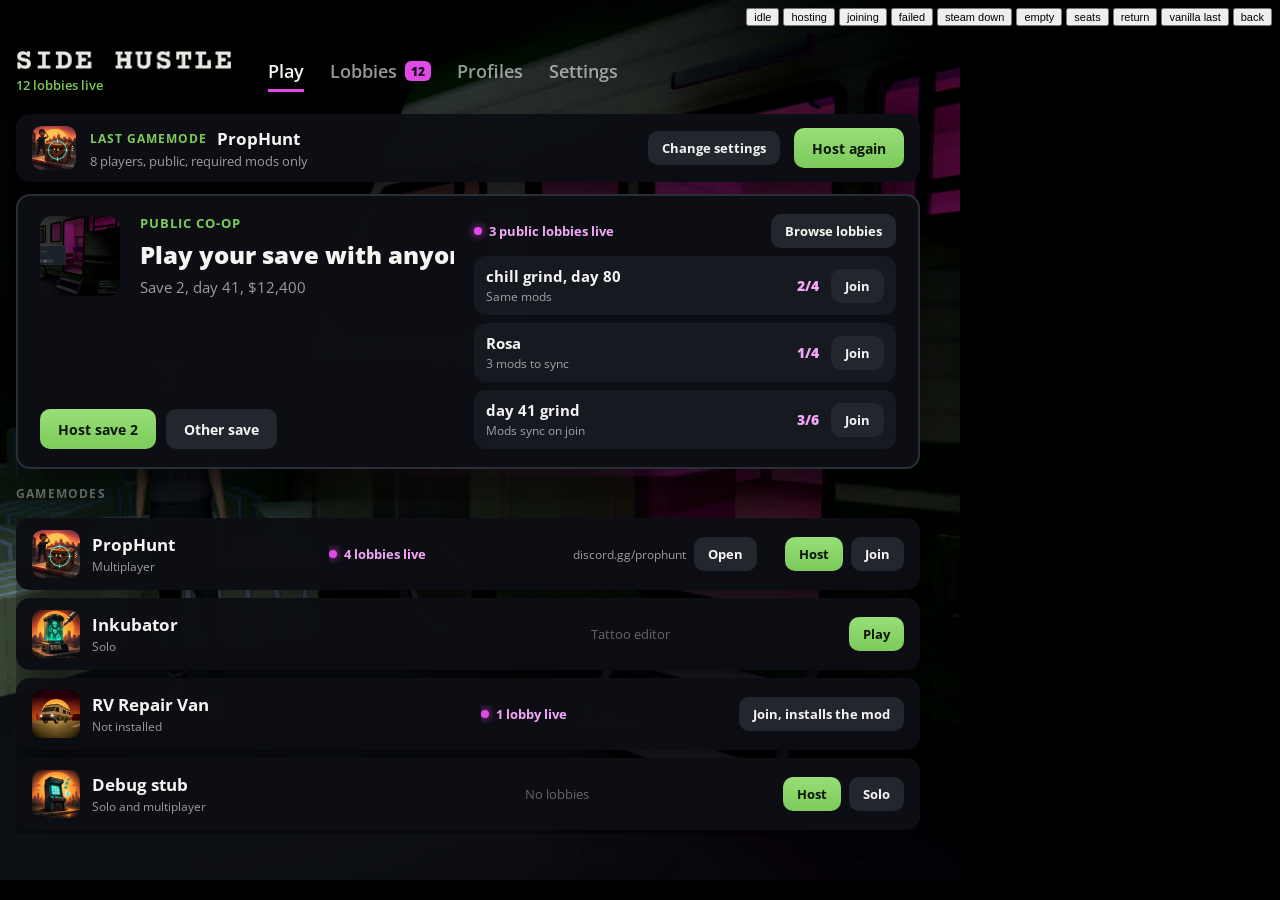
<file: Assets/hub/preview.html>
<!doctype html>
<html><head><meta charset="utf-8">
<link href="https://fonts.googleapis.com/css2?family=Open+Sans:wght@400;600;700;800&display=swap" rel="stylesheet">
<!-- Browser stand-in for the engine's defaults: every box a column flexbox, border-box, no margins, and the
     game font resolved to Open Sans. Not shipped; the csproj excludes preview.html, s1-mock.js and preview/. -->
<style>
  html { background: #000; }
  * { box-sizing: border-box; margin: 0; }
  div, body, img, input { display: flex; flex-direction: column; min-width: 0; }
  img { object-fit: cover; }
  input { border: 0; outline: 0; font-family: inherit; }
  body { width: 960px; height: 900px; background: #000 url(preview/bg.jpg) center/cover no-repeat; overflow: hidden; }
  body { font-family: "Open Sans", sans-serif !important; }
  #scen { position: fixed; right: 8px; top: 8px; flex-direction: row; gap: 4px; z-index: 99; }
  #scen button { font: 11px sans-serif; }
</style>
<link rel="stylesheet" href="hub.css">
</head>
<body>
<div class="top">
  <div class="brand">
    <img class="word" src="wordmark.png">
    <div class="ver" id="ver"></div>
  </div>
  <div class="tabs" id="tabs"></div>
</div>
<div class="page">
  <div class="main" id="main"></div>
  <div class="side" id="side"></div>
</div>
<div id="scen">
  <button onclick="S1_PREVIEW.scenario('idle')">idle</button>
  <button onclick="S1_PREVIEW.scenario('hosting')">hosting</button>
  <button onclick="S1_PREVIEW.scenario('joining')">joining</button>
  <button onclick="S1_PREVIEW.scenario('failed')">failed</button>
  <button onclick="S1_PREVIEW.scenario('steam')">steam down</button>
  <button onclick="S1_PREVIEW.scenario('empty')">empty</button>
  <button onclick="S1_PREVIEW.scenario('seats')">seats</button>
  <button onclick="S1_PREVIEW.scenario('return')">return</button>
  <button onclick="S1_PREVIEW.scenario('vanillacont')">vanilla last</button>
  <button onclick="S1_PREVIEW.back()">back</button>
</div>
<script src="s1-mock.js"></script>
<script src="hub.js"></script>
</body></html>
</file>
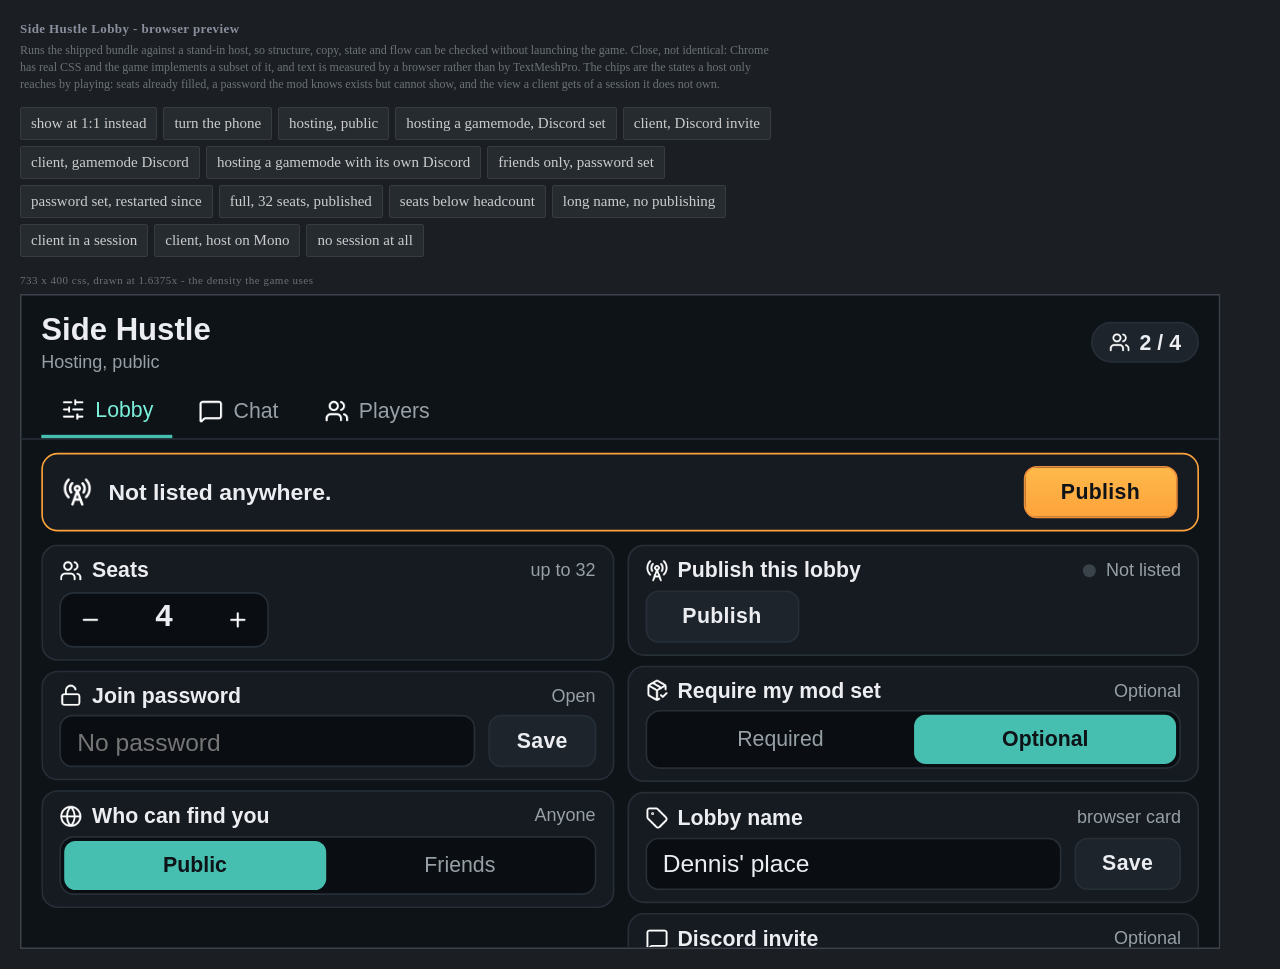
<file: Assets/lobby/preview.html>
<!doctype html>
<html lang="en">
<head>
<meta charset="utf-8">
<link rel="stylesheet" href="sideload-preview.css">
</head>
<body>
<script type="module">
import { mount } from './sideload-preview.js';
import { call, ready, scenarios } from './s1-mock.js';

mount({
  title: 'Side Hustle Lobby',
  appId: 'sidehustle',
  background: '#101218',
  accent: '#5E6AD2',
  note: 'The chips are the states a host only reaches by playing: seats already filled, a password the mod knows exists but cannot show, and the view a client gets of a session it does not own.',
  call,
  ready,
  scenarios,
});
</script>
</body>
</html>
</file>
<file: Assets/hub/hub.css>
/* Side Hustle hub - the full-screen surface over the main menu.
 *
 * Near-opaque dark panels over the living menu scene. Three colours carry meaning and nothing else does:
 * cash green means "this does something", RV neon means "live or selected", amber means "needs mods".
 * Everything else is white text on opaque dark surfaces in steps. No surface uses white alpha: the surface blends
 * in linear space, so rgba(255,255,255,.1) over a panel comes out as a flat mid grey.
 *
 * Engine subset, not a browser: every box is a column flex container, border-box always, auto margins are 0,
 * one border colour per box, two gradient stops, no url() images, no backdrop blur, Latin-1 glyphs only.
 * Transitions run on colour, opacity and transform only.
 *
 * The surface covers the right 60 percent of the screen with a 900px design short side: 960x900 on 16:9,
 * 864x900 on 16:10, 720x900 on 4:3. The vanilla main menu stays live in the left 40 percent, with the player
 * at the RV door above it. A width media query on a surface measures the phone's 733px, never this viewport,
 * so the wide columns scale with vw instead.
 */

:root {
  --tx: #F4F4F2;
  --mu: rgba(244, 244, 242, .62);
  --dim: rgba(244, 244, 242, .38);
  --glass: rgba(13, 15, 20, .99);
  --glass2: rgba(13, 15, 20, .98);
  --s1: #16191F;
  --s2: #23262D;
  --s3: #2E323A;
  --s4: #3A3F49;
  --line: #2A2E36;
  --cash: #7CCB5B;
  --cashhi: #97DE77;
  --oncash: #0C1509;
  --neon: #E04AE6;
  --neontx: #F2A6F5;
  --neonbg: #3B1C40;
  --warn: #E8B24E;
  --bad: #F1707A;
}

body {
  height: 100%;
  padding: 32px 40px 32px 16px;
  gap: 20px;
  font-family: game-ui;
  font-size: 14px;
  color: var(--tx);
}

.sp { flex: 1; }
.row { flex-direction: row; align-items: center; }

/* --- top bar --- */

.top { flex-direction: row; align-items: flex-end; gap: 36px; flex: none; min-height: 62px; }
.brand { gap: 4px; flex: none; }
.word { width: 216px; height: 22px; flex: none; }
.ver { color: var(--cash); font-size: 13px; font-weight: 600; }
.ver.off { color: var(--dim); }

.tabs { flex-direction: row; gap: 26px; padding-bottom: 2px; }
.tab {
  flex-direction: row; align-items: center; gap: 8px;
  font-size: 18px; font-weight: 600; color: var(--mu);
  padding-bottom: 6px;
  border-bottom: 3px solid rgba(0, 0, 0, 0);
  transition: color .12s;
}
.tab:hover { color: var(--tx); }
.tab.on { color: var(--tx); border-color: var(--neon); }
.n {
  min-width: 22px; height: 20px; padding: 0 6px; border-radius: 6px;
  background: var(--neon); color: #16051A; font-size: 12px; font-weight: 800;
  justify-content: center; align-items: center;
}

/* --- buttons --- */

.btn {
  flex-direction: row; align-items: center; justify-content: center; flex: none;
  height: 40px; padding: 0 18px; border-radius: 10px;
  background: var(--s2); color: var(--tx);
  font-size: 14px; font-weight: 700; white-space: nowrap;
  transition: background-color .12s, color .12s;
}
.btn:hover { background: var(--s3); }
.btn.go { background: linear-gradient(180deg, var(--cashhi), var(--cash)); color: var(--oncash); }
.btn.go:hover { background: linear-gradient(180deg, #B0EA94, var(--cashhi)); }
.btn.sm { height: 34px; padding: 0 14px; font-size: 13px; }
.btn.big { height: 52px; font-size: 17px; }
.btn.off { background: var(--s1); color: var(--dim); }
.btn.off:hover { background: var(--s1); }

/* --- shared pieces --- */

.glass { background: var(--glass); border-radius: 14px; box-shadow: 0 18px 40px rgba(0, 0, 0, .55); }
.h { font-size: 12px; font-weight: 700; color: var(--dim); letter-spacing: 1.2px; flex: none; }
.dot { width: 8px; height: 8px; border-radius: 4px; background: var(--neon); box-shadow: 0 0 8px var(--neon); flex: none; }
.live { flex-direction: row; align-items: center; gap: 7px; color: var(--neontx); font-weight: 700; font-size: 13px; }
.quiet { color: var(--dim); font-size: 13px; }
.icon { border-radius: 12px; flex: none; background: var(--s1); }
.icon.mono {
  justify-content: center; align-items: center; text-align: center;
  background: var(--s1); border: 1px solid var(--s3);
  color: var(--mu); font-weight: 800; font-size: 20px; letter-spacing: 1px;
}
.ok { color: var(--cash); }
.need { color: var(--warn); }
.bad { color: var(--bad); }

/* --- page: content, with the status panel under it --- */

.page { flex: 1; min-height: 0; gap: 14px; }
.main { flex: 1; min-height: 0; min-width: 0; gap: 16px; }
.side { flex: none; }

/* --- Play: last gamemode strip and vanilla co-op feature --- */

.slot { gap: 12px; }
.feature { flex-direction: row; gap: 20px; padding: 18px 22px; flex: none; border: 2px solid var(--line); }
.feature .fl { flex: 1; min-width: 0; gap: 14px; }
.feature .fh { flex-direction: row; align-items: center; gap: 20px; }
.feature .icon { width: 80px; height: 80px; }
.feature .icon.mono { font-size: 30px; }
.feature .t { flex: 1; min-width: 0; gap: 6px; }
.feature .k { font-size: 13px; font-weight: 700; color: var(--cash); letter-spacing: 1px; }
.feature .nm { font-size: 24px; font-weight: 800; white-space: nowrap; text-overflow: ellipsis; overflow: hidden; }
.feature .d { color: var(--mu); font-size: 15px; }
.feature .acts { flex-direction: row; gap: 10px; }
.feature .fr { width: 33vw; flex: none; gap: 8px; }
.feature .fs { flex-direction: row; align-items: center; gap: 12px; min-height: 34px; }
.feature .fs > .live, .feature .fs > .quiet { flex: 1; min-width: 0; }
.cont { flex-direction: row; align-items: center; gap: 14px; padding: 12px 16px; flex: none; }
.cont .icon { width: 44px; height: 44px; border-radius: 9px; }
.cont .icon.mono { font-size: 16px; }
.cont .t { flex: 1; min-width: 0; gap: 2px; }
.cont .line { flex-direction: row; align-items: center; gap: 10px; }
.cont .k { font-size: 12px; font-weight: 700; color: var(--cash); letter-spacing: 1px; flex: none; }
.cont .nm { font-size: 17px; font-weight: 700; white-space: nowrap; text-overflow: ellipsis; overflow: hidden; }
.cont .d { color: var(--mu); font-size: 13px; white-space: nowrap; text-overflow: ellipsis; overflow: hidden; }

/* --- Play: gamemode list --- */

/* The scrollbar is drawn inside the scrolling box, over its right edge. The negative margin hands the box a gutter
   beyond the column, and the padding keeps the rows out of it, so a selected row keeps its whole outline and the rows
   stay as wide as the cards above. */
.tilescroll { flex: 1; min-height: 0; overflow-y: auto; margin-right: -12px; padding-right: 12px; }
.tiles { gap: 8px; padding-bottom: 4px; }
.tile {
  flex-direction: row; align-items: center; flex: none; padding: 10px 14px; gap: 14px;
  border: 2px solid rgba(0, 0, 0, 0);
  transition: background-color .12s, border-color .12s;
}
.tile:hover { background: var(--s1); border-color: var(--s4); }
.tile.ghost { background: var(--glass2); }
.tile.ghost:hover { background: var(--glass); }
.tile.sel { border-color: var(--neon); }
.tile .head { flex-direction: row; align-items: center; gap: 12px; flex: 1; min-width: 0; }
.tile .icon { width: 48px; height: 48px; border-radius: 10px; }
.tile .icon.mono { font-size: 18px; }
.tile > .live, .tile > .quiet { width: 18vw; flex: none; white-space: nowrap; text-overflow: ellipsis; overflow: hidden; }
.tile > .sp { flex: none; }
.tile .t { flex: 1; min-width: 0; gap: 2px; }
.tile .nm { font-size: 17px; font-weight: 700; white-space: nowrap; text-overflow: ellipsis; overflow: hidden; }
.tile .sub { color: var(--mu); font-size: 12px; white-space: nowrap; text-overflow: ellipsis; overflow: hidden; }
.tile .acts { flex-direction: row; gap: 8px; }
.tile > .disc { flex-direction: row; align-items: center; gap: 8px; flex: none; }
.tile .disc .lk { color: var(--mu); font-size: 12px; max-width: 14vw; white-space: nowrap; text-overflow: ellipsis; overflow: hidden; }

/* --- Play: inline host form beside the chosen gamemode --- */

.detail { flex: none; padding: 22px; gap: 18px; }
.dhead { flex-direction: row; align-items: center; gap: 18px; }
.dhead .icon { width: 72px; height: 72px; border-radius: 14px; }
.dhead .icon.mono { font-size: 26px; }
.dhead .t { flex: 1; gap: 2px; min-width: 0; }
.dhead .nm { font-size: 30px; font-weight: 800; white-space: nowrap; text-overflow: ellipsis; overflow: hidden; }
.dhead .sub { color: var(--mu); font-size: 14px; }
.dhead .acts { flex-direction: row; gap: 8px; }
.cols { flex-direction: row; gap: 20px; }
.form { flex: 1; gap: 12px; padding: 18px; border-radius: 12px; background: var(--s1); }
.f { flex-direction: row; align-items: center; gap: 14px; height: 40px; }
.f .lbl { width: 110px; flex: none; color: var(--mu); }
.inp {
  flex: 1; padding: 10px 12px; border-radius: 9px;
  background: var(--s2); color: var(--tx); font-size: 14px;
  -s1-ghost-color: var(--mu);
}
.step { flex-direction: row; align-items: center; height: 40px; border-radius: 9px; background: var(--s2); flex: none; }
.step .pm { width: 42px; padding: 6px 0; text-align: center; color: var(--mu); font-size: 20px; font-weight: 700; border-radius: 9px; }
.step .pm:hover { color: var(--tx); background: var(--s3); }
.step .v { width: 50px; text-align: center; font-size: 19px; font-weight: 700; }
.f .cap { color: var(--dim); font-size: 12px; flex: none; }
.tog { flex-direction: row; gap: 3px; padding: 3px; border-radius: 10px; background: var(--s2); flex: none; }
.tog .o {
  height: 34px; padding: 0 16px; border-radius: 8px; justify-content: center; align-items: center;
  border-bottom: 2px solid rgba(0, 0, 0, 0);
  color: var(--mu); font-weight: 600; transition: background-color .12s, color .12s;
}
.tog .o:hover { color: var(--tx); }
.tog .o.on { background: var(--s3); color: var(--tx); border-color: var(--neon); }
.fnote { color: var(--dim); font-size: 12px; }
.ferr { color: var(--bad); font-size: 13px; font-weight: 600; }
.facts { flex-direction: row; align-items: center; gap: 10px; padding-top: 4px; }
.lob { width: 33vw; flex: none; gap: 8px; }
.lr { flex-direction: row; align-items: center; gap: 12px; padding: 10px 12px; border-radius: 12px; background: var(--s1); }
.lr .t { flex: 1; min-width: 0; gap: 2px; }
.lr .nm { font-size: 15px; font-weight: 700; white-space: nowrap; text-overflow: ellipsis; overflow: hidden; }
.lr .sub { color: var(--mu); font-size: 12px; }
.cnt { font-weight: 800; color: var(--neontx); }

/* --- Lobbies: the board --- */

.board { flex: 1; min-height: 0; padding: 22px 24px; gap: 14px; }
.ttl { flex-direction: row; align-items: center; gap: 16px; flex: none; }
.ttl .nm { font-size: 28px; font-weight: 800; }
.search { width: 27vw; padding: 12px 14px; border-radius: 10px; background: var(--s2); color: var(--tx); font-size: 14px; -s1-ghost-color: var(--mu); }
.chips { flex-direction: row; flex-wrap: wrap; gap: 8px; flex: none; }
.chip {
  flex-direction: row; align-items: center; height: 34px; padding: 0 14px; border-radius: 9px;
  background: var(--s2); color: var(--mu); font-size: 13px; font-weight: 600;
  transition: background-color .12s, color .12s;
}
.chip:hover { background: var(--s3); color: var(--tx); }
.chip.on { background: var(--neonbg); color: #F6B7F8; }
.list { flex: 1; min-height: 0; overflow-y: auto; gap: 8px; margin-right: -12px; padding-right: 12px; }
.r {
  flex-direction: row; align-items: center; gap: 16px; height: 64px; flex: none; padding: 0 16px;
  border-radius: 12px; background: var(--s1);
  border: 2px solid rgba(0, 0, 0, 0);
  transition: background-color .5s, border-color .12s;
}
.r:hover { background: var(--s2); }
.r.sel { border-color: var(--neon); }
.r.glow { background: #4A1F4E; }
.r .icon { width: 40px; height: 40px; border-radius: 9px; }
.r .icon.mono { font-size: 14px; }
.r .c1 { width: 22vw; flex: none; gap: 2px; }
.r .c1 .nm { font-size: 16px; font-weight: 700; white-space: nowrap; text-overflow: ellipsis; overflow: hidden; }
.r .c1 .sub { font-size: 12px; color: var(--mu); white-space: nowrap; text-overflow: ellipsis; overflow: hidden; }
.r .c2 { flex: 1; min-width: 0; font-size: 12px; color: var(--mu); }
.r .c3 { width: 15vw; flex: none; flex-direction: row; align-items: center; gap: 4px; }
.r .c4 { width: 15vw; flex: none; font-weight: 700; font-size: 13px; }
.seat { width: 12px; height: 12px; border-radius: 4px; background: var(--neon); flex: none; }
.seat.e { background: var(--s4); }
.seatn { color: var(--neontx); font-weight: 800; font-size: 13px; }
.empty { flex: 1; justify-content: center; align-items: center; gap: 14px; }
.empty .msg { font-size: 17px; color: var(--mu); }

.pass { flex-direction: row; align-items: stretch; height: 104px; flex: none; border-radius: 14px; background: var(--s1); overflow: hidden; }
.seg { justify-content: center; gap: 4px; padding: 0 18px; border-right: 2px solid var(--line); flex: none; }
.seg .v { font-size: 19px; font-weight: 700; white-space: nowrap; }
.seg.w { flex: 1; flex-shrink: 1; min-width: 0; }
.seg.w .v { white-space: normal; font-size: 14px; }
.join {
  width: 160px; flex: none; justify-content: center; align-items: center; text-align: center;
  background: linear-gradient(180deg, var(--cashhi), var(--cash)); color: var(--oncash);
  font-size: 22px; font-weight: 800; transition: background-color .12s;
}
.join:hover { background: linear-gradient(180deg, #B0EA94, var(--cashhi)); }
.join.off { background: var(--s2); color: var(--dim); }
.ask {
  width: 116px; flex: none; justify-content: center; align-items: center; gap: 8px;
  border-right: 2px solid var(--line); color: var(--tx); font-size: 14px; font-weight: 700;
  transition: background-color .12s, color .12s;
}
.ask:hover { background: var(--s2); }
.ask .lu { width: 22px; height: 22px; }
.ask.on { background: var(--s2); color: var(--neontx); }
.ask.on .lu { color: var(--neontx); }

/* --- status panel: one row of stations under the content --- */

.status { padding: 14px 18px; gap: 10px; flex: none; }
.stns { flex-direction: row; flex-wrap: wrap; align-items: center; gap: 22px; }
.stn { flex-direction: row; align-items: center; gap: 12px; font-size: 14px; color: var(--mu); }
.stn .d { width: 12px; height: 12px; border-radius: 6px; background: var(--s4); flex: none; }
.stn.done { color: var(--tx); }
.stn.done .d { background: var(--cash); }
.stn.now { color: var(--tx); font-weight: 800; }
.stn.now .d { background: var(--neon); box-shadow: 0 0 10px var(--neon); }
.stn.fail { color: var(--bad); font-weight: 800; }
.stn.fail .d { background: var(--bad); }
.stn .lb { flex: none; }
.stn .note { color: var(--mu); font-size: 13px; font-weight: 400; }
.bar { width: 120px; height: 6px; border-radius: 3px; background: var(--s2); overflow: hidden; flex: none; }
.bar .fill { height: 6px; width: 0; background: var(--neon); }
.serr { color: var(--bad); font-size: 13px; }
.sacts { flex-direction: row; justify-content: flex-end; gap: 8px; padding-top: 4px; }

/* --- password overlay --- */

.scrim { position: fixed; inset: 0; background: rgba(0, 0, 0, .62); justify-content: center; align-items: center; }
.dialog { width: 440px; padding: 22px; gap: 14px; }
.dialog .nm { font-size: 22px; font-weight: 800; }
.dialog .sub { color: var(--mu); }
.dialog .acts { flex-direction: row; gap: 10px; justify-content: flex-end; }

/* --- screens the mod draws as parts: settings, profiles, the join checks, the vanilla host --- */

.tab.off { color: var(--dim); }
.tab.off:hover { color: var(--dim); }
.pvm { flex: 1; min-height: 0; min-width: 0; gap: 16px; }
.board.pv, .detail.pv { flex: 1; min-height: 0; }
.board.pv > .row.gap { flex-wrap: wrap; }
.detail.pv > .cols { flex: 1; min-height: 0; }
.detail.pv > .cols > .form { overflow-y: auto; min-height: 0; }
.f .inp { min-width: 0; }

/* Lucide glyphs: white PNGs, tinted by colour. */
.lu { width: 18px; height: 18px; flex: none; color: var(--tx); }
.lu.ok { color: var(--cash); }
.lu.need { color: var(--warn); }
.lu.bad { color: var(--bad); }
.lu.now { color: var(--neontx); }
.lu.dim { color: var(--dim); }
.btn .lu { width: 16px; height: 16px; margin-right: 8px; }
.btn.go .lu { color: var(--oncash); }
.btn.ok2 .lu { color: var(--cash); }
.btn.ok2 { background: #1D2A17; color: var(--cash); }
.btn.ok2.off, .btn.ok2.off:hover { background: #1D2A17; color: var(--cash); }
.btn.bad2 { color: var(--bad); }
.btn.bad { background: #5A2227; color: #FFD9DC; }
.btn.bad:hover { background: #6B2A30; }

/* A sub-view: back, title, one line of context, actions on the right. */
.vh { flex-direction: row; align-items: center; gap: 16px; flex: none; }
.vh .t { flex: 1; min-width: 0; gap: 2px; }
.vh .nm { font-size: 28px; font-weight: 800; white-space: nowrap; text-overflow: ellipsis; overflow: hidden; }
.vh .sub { color: var(--mu); font-size: 14px; }
.vh .acts, .dhead .acts { flex-direction: row; gap: 8px; }
.back { flex-direction: row; align-items: center; gap: 8px; height: 40px; padding: 0 14px 0 10px; border-radius: 10px;
  background: var(--s2); color: var(--tx); font-weight: 700; flex: none; }
.back:hover { background: var(--s3); }
.back .lu { width: 18px; height: 18px; }

.card { padding: 18px 20px; gap: 12px; flex: none; }
.card.grow { flex: 1; min-height: 0; }
.scroll { flex: 1; min-height: 0; overflow-y: auto; gap: 8px; margin-right: -12px; padding-right: 12px; }
.pvm > .scroll { gap: 16px; }
.two { flex-direction: row; gap: 16px; flex: 1; min-height: 0; }
.two > .l { width: 32%; flex: none; gap: 8px; min-height: 0; }
.two > .r2 { flex: 1; min-width: 0; gap: 12px; min-height: 0; }
.row.gap { flex-direction: row; align-items: center; gap: 12px; flex: none; }
.cols > .form { min-width: 0; }

/* Settings: one row per switch. */
.set { flex-direction: row; align-items: center; gap: 16px; min-height: 58px; padding: 8px 0; border-bottom: 1px solid var(--line); flex: none; }
.set.last { border-bottom: 0; }
.set .t { flex: 1; min-width: 0; gap: 3px; }
.set .nm { font-size: 15px; font-weight: 700; }
.set .sub { color: var(--mu); font-size: 12px; }
.set .note { color: var(--warn); font-size: 12px; }
.set .inp { flex: none; width: 46%; }

/* A mod row: name and version, a state line, an action on the right. */
.m { flex-direction: row; align-items: center; gap: 14px; min-height: 56px; padding: 8px 14px; border-radius: 12px; background: var(--s1); flex: none;
  border: 2px solid rgba(0, 0, 0, 0); }
.m.sel { border-color: var(--neon); }
.m:hover { background: var(--s2); }
.m.dep { background: var(--glass2); }
.m.dep .nm { color: var(--mu); }
.m .icon { width: 40px; height: 40px; border-radius: 9px; }
.m .icon.mono { font-size: 14px; }
.m .t { flex: 1; min-width: 0; gap: 2px; }
.m .nl { flex-direction: row; align-items: center; min-width: 0; }
.m .nm { font-size: 15px; font-weight: 700; white-space: nowrap; text-overflow: ellipsis; overflow: hidden; }
.m .sub { color: var(--mu); font-size: 12px; white-space: nowrap; text-overflow: ellipsis; overflow: hidden; }
.m .st { width: 30%; flex: none; font-size: 13px; font-weight: 600; color: var(--mu); }
.m .st.ok { color: var(--cash); }
.m .st.need { color: var(--warn); }
.m .st.bad { color: var(--bad); }
.m .st.now { color: var(--neontx); }
.m .acts { flex-direction: row; gap: 8px; flex: none; }
.m .bar { width: 100%; }
.m .pr { width: 30%; flex: none; gap: 6px; }
.m .pr .v { font-size: 12px; color: var(--mu); }
.tag { height: 18px; padding: 0 6px; border-radius: 5px; background: var(--neonbg); color: var(--neontx); font-size: 11px; font-weight: 700;
  justify-content: center; margin-left: 8px; flex: none; }

/* Group header inside a list: what the rows have in common, and how many. */
.gh { flex-direction: row; align-items: center; gap: 10px; padding: 8px 2px 2px 2px; flex: none; }
.gh .lu { width: 16px; height: 16px; }
.gh .c { color: var(--dim); font-size: 12px; font-weight: 700; }

/* A strip that says what will happen, in the colour of its meaning. */
.say { flex-direction: row; align-items: center; gap: 14px; padding: 14px 16px; border-radius: 12px; background: var(--s1); flex: none; }
.say > .lu { width: 22px; height: 22px; }
.say .t { flex: 1; min-width: 0; gap: 3px; }
.say .nm { font-size: 15px; font-weight: 700; }
.say .sub { color: var(--mu); font-size: 13px; }
.say .acts { flex-direction: row; gap: 8px; flex: none; }
.say.need { background: #2B2414; }
.say.bad { background: #2E1719; }
.say.now { background: var(--neonbg); }
.say.ok { background: #18241A; }

.bigbar { height: 10px; border-radius: 5px; background: var(--s2); overflow: hidden; flex: none; }
.bigbar .fill { height: 10px; width: 0; background: linear-gradient(90deg, var(--neon), #F07CF4); }
.bigbar.done .fill { background: linear-gradient(90deg, var(--cash), var(--cashhi)); }
.bigbar.bad .fill { background: var(--bad); }
.bigbar.need .fill { background: var(--warn); }
.prog { flex-direction: row; align-items: center; gap: 14px; flex: none; }
.prog .v { color: var(--mu); font-size: 13px; flex: none; }
.prog .bigbar { flex: 1; }
.prog.w { width: 480px; }

.foot { flex-direction: row; align-items: center; gap: 8px; flex: none; }
.foot .btn.sm { padding: 0 12px; }
.foot .quiet { flex: 1; min-width: 0; }
.nm2 { font-size: 20px; font-weight: 800; flex: none; }
.quiet.need { color: var(--warn); }
.quiet.bad { color: var(--bad); }
.quiet.ok { color: var(--cash); }

/* The one centred moment of a screen. */
.big { flex: 1; justify-content: center; align-items: center; gap: 18px; text-align: center; }
.big .bigic { width: 56px; height: 56px; }
.big .nm { font-size: 30px; font-weight: 800; }
.big .sub { color: var(--mu); font-size: 15px; width: 480px; }
.big .acts { flex-direction: row; gap: 10px; }

/* Save picker cards. */
.saves { gap: 8px; flex: none; }
.sv { flex-direction: row; align-items: center; gap: 16px; height: 72px; padding: 0 16px; border-radius: 12px; background: var(--s1); flex: none;
  border: 2px solid rgba(0, 0, 0, 0); }
.sv:hover { background: var(--s2); }
.sv.sel { border-color: var(--neon); }
.sv .no { width: 34px; flex: none; font-size: 26px; font-weight: 800; color: var(--s4); }
.sv .t { flex: 1; min-width: 0; gap: 2px; }
.sv .nm { font-size: 17px; font-weight: 700; }
.sv .sub { color: var(--mu); font-size: 12px; }
.sv .cash { color: var(--cash); font-weight: 700; font-size: 15px; flex: none; }
.sv.empty .nm { color: var(--dim); font-weight: 600; }

/* Dialogs the mod asks through the page. */
.dialog .row { flex-direction: row; align-items: center; }
.dialog .di { color: var(--tx); font-size: 13px; padding-left: 10px; }
.dialog .dis { gap: 4px; max-height: 220px; overflow-y: auto; }
.xbtn { width: 32px; height: 32px; border-radius: 8px; background: var(--s2); justify-content: center; align-items: center; flex: none; }
.xbtn:hover { background: var(--s3); }
.xbtn .lu { width: 16px; height: 16px; }
.toast.ok { color: var(--cash); }
.toast.need { color: var(--warn); }
.toast.bad { color: var(--bad); }
.toast.info { color: var(--tx); }
</file>
<file: Assets/lobby/sideload-preview.css>
/* The Sideload renderer's own defaults, restated for a browser.
   Generated numbers are checked against the engine by Workspace/Tests/Sideload.Tests/PreviewShellTests.cs.

   Put `data-sideload` on whatever element holds the app - `#viewport` in a desktop preview shell, `<body>` on a
   page served to a phone - and everything below applies inside it. One file, both hosts.

   Every rule is wrapped in :where() so it carries ZERO specificity. That part is load-bearing: written plainly,
   `[data-sideload] *` would outrank every class selector in an app's stylesheet and the app's own
   `flex-direction: row` would never win. */


/* --- the box model ------------------------------------------------------------------------------------------ */

/* In this engine EVERY element is a flex container, the default direction is column, and border-box is always in
   force (Sideload/Css/ComputedStyle.cs). None of those three is true in CSS, and without them the browser lays out
   every box on the page differently from the game.

   `position: relative` is here because an absolutely positioned child in the engine is placed against its DIRECT
   parent's padding box, always - the engine maps `position: relative` onto `static` and makes every parent a
   containing block anyway (FlexLayout.cs:142 and :261). A browser walks up to the nearest positioned ancestor
   instead, so without this an overlay pinned to a card lands on whatever container happens to be positioned. */
:where([data-sideload], [data-sideload] *) {
  display: flex;
  flex-direction: column;
  box-sizing: border-box;
  position: relative;
  margin: 0;
  padding: 0;
  border: 0;
  min-width: 0;
  min-height: 0;

  /* The engine's automatic minimum in a COLUMN is the item's own content height, and when a box declares a height
     that declared height IS the floor (FlexLayout.cs AutomaticMinimum). So a list of 92px rows stays 92px and
     scrolls. A browser floors at min-content instead and squeezed the same list into twenty overlapping lines.
     Zero shrink restores the engine's rule; an app that genuinely wants an item to give way says `flex-shrink` or
     `flex: 1` itself and beats this at any specificity.

     In a ROW the engine floors at zero, which is the opposite of a browser - there the preview will show an
     overflow the game squeezes away instead. Overflowing visibly is the better half of that trade. */
  flex-shrink: 0;

  /* `align-content` is not implemented; wrapped lines pack from the cross start (FlexLayout.cs:14). */
  align-content: flex-start;
}

/* A scroll container is the one box the engine DOES shrink below its content, precisely because it can scroll
   (AutomaticMinimum returns zero for it). Give it back what the rule above took away, or the one box meant to
   soak up the overflow is the one box that cannot.

   CSS cannot ask "does this element have overflow set", only whether it says so inline - hence the class names,
   which are the ones the shipped bundles already use. A page with its own name for a scroll box adds it here or
   writes `flex-shrink: 1` on it directly. */
:where([data-sideload] [style*="overflow"],
       [data-sideload] .scroll, [data-sideload] .rows, [data-sideload] .messages, [data-sideload] .list) {
  flex-shrink: 1;
  min-height: 0;
}


/* --- runs of text ------------------------------------------------------------------------------------------- */

/* The engine folds an element that holds text of its own plus inline children into ONE TextMeshPro string, with
   each child's colour as a tag (Dom/DomBuilder.cs CompileInline). So `Price: <span>$12</span>` is one line. In a
   browser the flex default above would make the span its own item and stack the price under the sentence; marking
   it inline puts it back in the same anonymous flex item as the text beside it, which is one line again.

   The limit, and it is worth knowing: the engine only folds when the element has DIRECT TEXT of its own. A bar
   holding nothing but two spans has two flex items and stacks them in a column - here they stay on one line.
   There is no selector for "my parent has a text node", so the preview's own checker names those elements at
   runtime instead. */
:where([data-sideload] span, [data-sideload] b, [data-sideload] strong, [data-sideload] i, [data-sideload] em,
       [data-sideload] u, [data-sideload] small, [data-sideload] code, [data-sideload] a) {
  display: inline;
}


/* --- controls ----------------------------------------------------------------------------------------------- */

/* `display: flex` is restated here and that is the whole point of the rule. This block carries the same zero
   specificity as the box-model rule and sits after it, so a `display: block` in this position quietly takes every
   button, input and select back out of flex layout - in the browser only. The engine makes no exception for a
   control, so a button laid out as a row was a row in the game and a stack of blocks in the preview: captions
   centred instead of left, trailing icons dropped below the field they belong in. */
:where([data-sideload] input, [data-sideload] button, [data-sideload] textarea, [data-sideload] select) {
  appearance: none;
  -webkit-appearance: none;
  background: none;
  font: inherit;
  color: inherit;
  text-align: inherit;
  outline: none;
  display: flex;
}

:where([data-sideload] button) { cursor: pointer; }

/* The engine draws an image as its own box and never scales it down to its container. */
:where([data-sideload] img) { display: block; max-width: none; }


/* --- the inherited initial values ---------------------------------------------------------------------------- */

/* From Sideload/Css/ComputedStyle.cs, set once on the root and inherited from there. Never restated per element: a
   `:where([data-sideload] *)` rule would look harmless and would in fact break inheritance, resetting every child
   whose parent had chosen something else.

   A browser's own defaults are 16px, `normal` line-height and black text. All three are visibly wrong here - a
   page written against a 15px base comes out about 7% larger in the preview, and dark-on-dark text is unreadable. */
:where([data-sideload]) {
  font-size: 15px;      /* ComputedStyle.FontSize */
  line-height: 1.2;     /* ResolvedLineHeight, when line-height is unset */
  color: #ECEDF1;       /* ComputedStyle.Color */
  font-weight: 400;     /* ComputedStyle.FontWeight */
  text-align: left;     /* ComputedStyle.TextAlign */

  /* `game-ui` is the family name the bundles ask for. In the game it resolves to the Open Sans cuts the phone
     itself uses (Sideload/Paint/TextSupport.cs). Standing in with whatever the device has is not close enough:
     Segoe UI at the same size runs about a sixth wider, which moves every wrap and every measured position. */
  font-family: game-ui, "Open Sans", "Segoe UI", Roboto, Arial, sans-serif;
  -webkit-font-smoothing: antialiased;
}

/* Scrollbars stay hidden so the preview and the game still look alike - the engine draws none. */
:where([data-sideload] *) { scrollbar-width: none; }
:where([data-sideload]) ::-webkit-scrollbar { width: 0; height: 0; }
</file>
